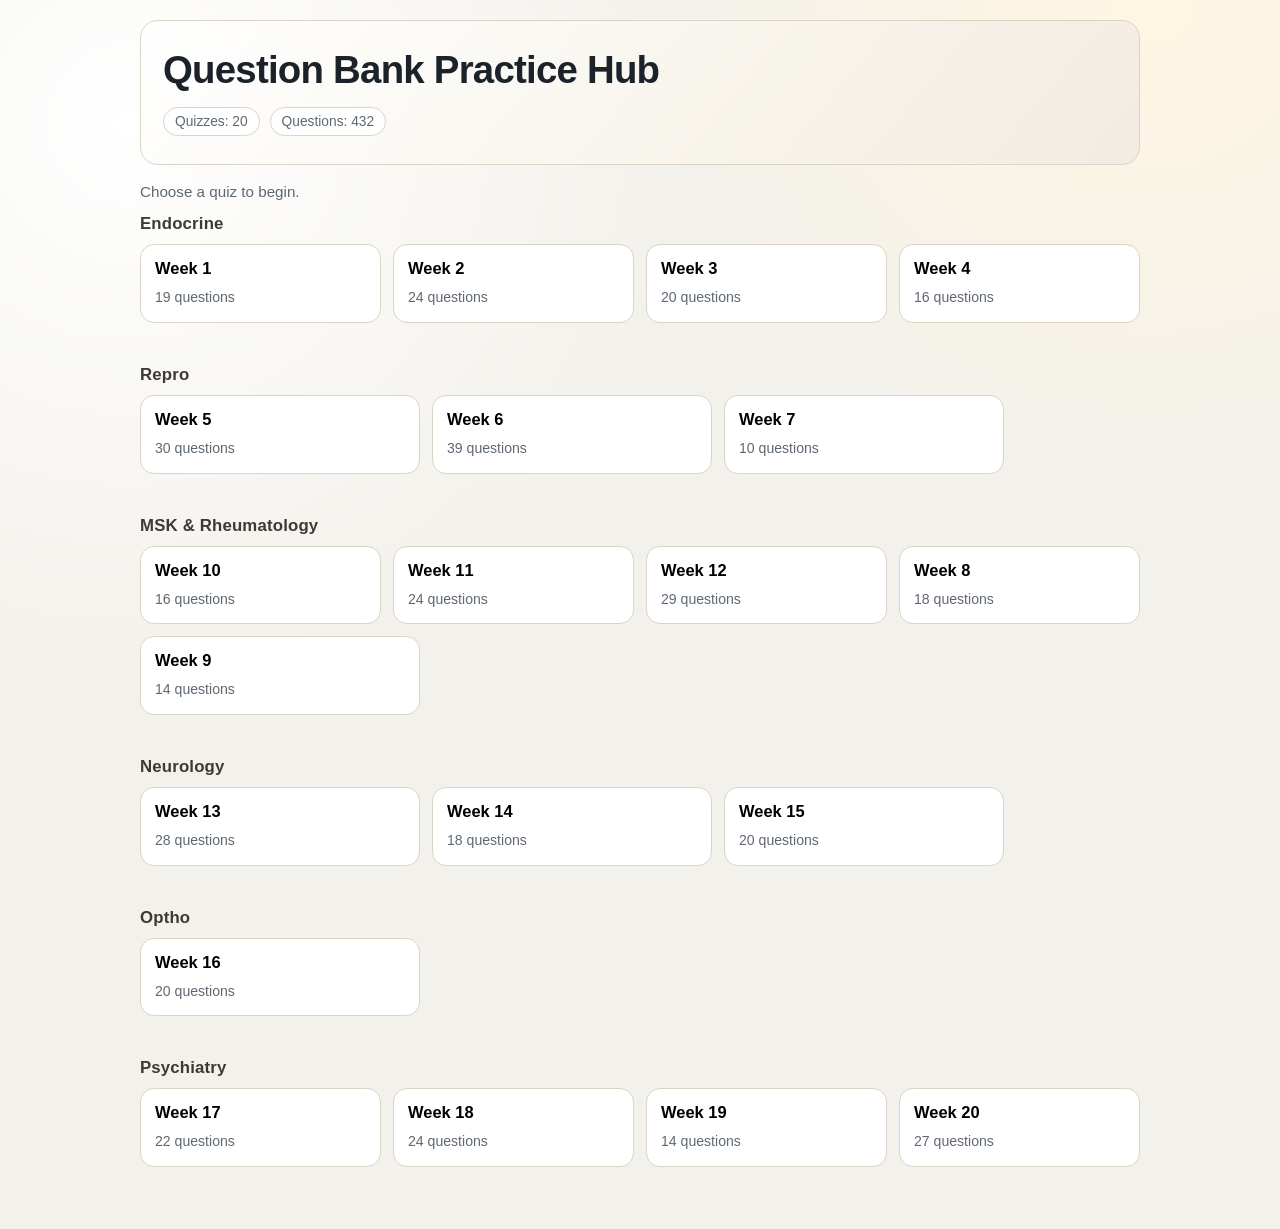
<file: index.html>
<!DOCTYPE html>
<html lang="en">
<head>
  <meta charset="UTF-8" />
  <meta name="viewport" content="width=device-width, initial-scale=1.0" />
  <title>Question Bank Hub</title>
  <link rel="stylesheet" href="styles.css" />
</head>
<body>
  <div class="wrap">
    <section id="hubView">
      <div class="hero">
        <h1>Question Bank Practice Hub</h1>
        <div class="meta">
          <span class="pill" id="totalQuizzesPill">Quizzes: --</span>
          <span class="pill" id="totalQuestionsPill">Questions: --</span>
        </div>
      </div>
      <p class="status" id="hubStatus">Loading quiz files...</p>
      <div class="grid" id="quizGrid"></div>
    </section>

    <section id="quizView">
      <div style="margin-bottom:12px;">
        <button class="btn" id="backBtn">Back to Hub</button>
      </div>

      <div class="q-head">
        <div>
          <h2 id="quizTitle" style="margin:0 0 4px;font-size:1.4rem;"></h2>
          <div id="quizSubtitle" style="color:var(--muted);font-size:0.93rem;"></div>
        </div>
        <div style="display:flex;gap:8px;">
          <button class="btn" id="shuffleBtn">Shuffle</button>
          <button class="btn primary" id="restartBtn">Restart</button>
        </div>
      </div>

      <div class="filters" id="filters"></div>

      <div class="bar"><div id="progressBar"></div></div>

      <div class="stats">
        <div class="sbox">Question: <strong id="qIndex">1</strong> / <span id="qTotal">0</span></div>
        <div class="sbox">Correct: <strong class="ok" id="correctCount">0</strong></div>
        <div class="sbox">Wrong: <strong class="bad" id="wrongCount">0</strong></div>
      </div>

      <div id="quizMount"></div>
    </section>
  </div>

  <script src="app.js"></script>
</body>
</html>
</file>
<file: styles.css>
:root {
      --ink: #1b2229;
      --muted: #5f6873;
      --bg: #f3f1eb;
      --card: #ffffff;
      --line: #dbd4c6;
      --accent: #2a5b73;
      --accent-2: #7a4e2a;
      --good: #2f7d56;
      --bad: #b63d3d;
      --chip: #ece7dd;
    }

    * { box-sizing: border-box; }

    body {
      margin: 0;
      font-family: "Segoe UI", Tahoma, Geneva, Verdana, sans-serif;
      color: var(--ink);
      background:
        radial-gradient(circle at 10% 10%, #ffffff 0, #ffffff00 35%),
        radial-gradient(circle at 90% 0%, #fff6e2 0, #fff6e200 28%),
        var(--bg);
      min-height: 100vh;
      padding: 20px 14px 40px;
    }

    .wrap {
      max-width: 1000px;
      margin: 0 auto;
    }

    .hero {
      border: 1px solid var(--line);
      border-radius: 18px;
      background: linear-gradient(130deg, #fff 0%, #f7f3ea 65%, #f2ebe1 100%);
      padding: 28px 22px;
      margin-bottom: 18px;
    }

    .hero h1 {
      margin: 0;
      font-size: clamp(1.7rem, 3.4vw, 2.4rem);
      line-height: 1.1;
      letter-spacing: -0.02em;
    }

    .meta {
      margin-top: 16px;
      display: flex;
      gap: 10px;
      flex-wrap: wrap;
    }

    .pill {
      padding: 6px 11px;
      border-radius: 999px;
      border: 1px solid var(--line);
      background: #fff;
      font-size: 0.86rem;
      color: var(--muted);
    }

    .status {
      margin: 0 0 14px;
      color: var(--muted);
      font-size: 0.95rem;
    }

    .subject-section {
      margin-bottom: 22px;
    }

    #quizGrid {
      display: flex;
      flex-direction: column;
      gap: 20px;
    }

    .subject-title {
      margin: 0 0 10px;
      font-size: 1.05rem;
      color: #3c3a35;
      letter-spacing: 0.01em;
    }

    .grid {
      display: grid;
      grid-template-columns: repeat(auto-fill, minmax(230px, 1fr));
      gap: 12px;
    }

    .subject-quiz-row {
      display: flex;
      flex-wrap: wrap;
      gap: 12px;
    }

    .subject-quiz-row .card {
      min-width: 230px;
      flex: 1 1 230px;
      max-width: 280px;
    }

    .card {
      border: 1px solid var(--line);
      border-radius: 14px;
      background: var(--card);
      padding: 14px;
      display: flex;
      flex-direction: column;
      gap: 10px;
      cursor: pointer;
      transition: transform 120ms ease, box-shadow 120ms ease, border-color 120ms ease;
    }

    .card:hover {
      transform: translateY(-2px);
      box-shadow: 0 8px 18px #00000014;
      border-color: #c8bfab;
    }

    .card h3 {
      margin: 0;
      font-size: 1.03rem;
    }

    .card .sub {
      color: var(--muted);
      font-size: 0.88rem;
      line-height: 1.4;
    }

    .chip-row {
      display: flex;
      gap: 6px;
      flex-wrap: wrap;
    }

    .chip {
      font-size: 0.72rem;
      padding: 3px 8px;
      border-radius: 999px;
      background: var(--chip);
      border: 1px solid #ded6c8;
      color: #5f5649;
    }

    #quizView { display: none; }

    .q-head {
      display: flex;
      align-items: flex-start;
      justify-content: space-between;
      gap: 10px;
      flex-wrap: wrap;
      margin-bottom: 12px;
    }

    .btn {
      border: 1px solid #bfb8aa;
      background: #fff;
      color: var(--ink);
      border-radius: 10px;
      padding: 8px 12px;
      font-size: 0.88rem;
      cursor: pointer;
    }

    .btn:hover { background: #f7f3ea; }

    .btn.primary {
      background: var(--accent);
      color: #fff;
      border-color: var(--accent);
    }

    .btn.primary:hover { background: #21485b; }

    .filters {
      display: flex;
      flex-wrap: wrap;
      gap: 8px;
      margin-bottom: 10px;
    }

    .fbtn {
      border: 1px solid #c8bfaf;
      background: #fff;
      border-radius: 999px;
      padding: 6px 12px;
      font-size: 0.8rem;
      cursor: pointer;
      color: #534d43;
    }

    .fbtn.on {
      background: var(--accent);
      color: #fff;
      border-color: var(--accent);
    }

    .stats {
      display: flex;
      flex-wrap: wrap;
      gap: 8px;
      margin-bottom: 10px;
    }

    .sbox {
      border: 1px solid var(--line);
      border-radius: 10px;
      padding: 6px 10px;
      font-size: 0.86rem;
      color: var(--muted);
      background: #fff;
    }

    .bar {
      height: 8px;
      background: #ddd5c7;
      border-radius: 999px;
      overflow: hidden;
      margin-bottom: 12px;
    }

    .bar > div {
      width: 0;
      height: 100%;
      background: var(--accent);
      transition: width 180ms ease;
    }

    .q-card {
      border: 1px solid var(--line);
      border-radius: 14px;
      padding: 16px;
      background: #fff;
    }

    .q-top {
      display: flex;
      align-items: center;
      justify-content: space-between;
      gap: 10px;
      margin-bottom: 8px;
      flex-wrap: wrap;
    }

    .q-type {
      display: inline-block;
      border-radius: 999px;
      padding: 4px 8px;
      font-size: 0.72rem;
      border: 1px solid #d8d0c2;
      background: #f7f3ea;
      color: #645b4a;
      text-transform: uppercase;
      letter-spacing: 0.04em;
    }

    .report-btn {
      font-size: 0.8rem;
      padding: 6px 10px;
      border-color: #cfbdb0;
      color: #664335;
      background: #fff9f6;
    }

    .report-btn:hover {
      background: #fff1e9;
      border-color: #bfa08c;
    }

    .q-prompt {
      margin: 0 0 12px;
      font-size: 1rem;
      line-height: 1.5;
    }

    .q-media {
      margin: 4px 0 12px;
      border: 1px solid #d8d0c2;
      border-radius: 10px;
      max-width: 100%;
      display: block;
      max-height: 360px;
      object-fit: contain;
      background: #fcfbf8;
    }

    .opt-list {
      display: flex;
      flex-direction: column;
      gap: 8px;
      margin-bottom: 12px;
    }

    .opt {
      border: 1px solid #d7d0c3;
      border-radius: 10px;
      padding: 10px 11px;
      background: #fff;
      display: flex;
      align-items: flex-start;
      gap: 8px;
      cursor: pointer;
      transition: border-color 120ms ease, background-color 120ms ease, box-shadow 120ms ease;
    }

    .opt:not(:disabled):not(.locked):hover {
      border-color: #8ca9b8;
      background: #f4fbff;
      box-shadow: 0 2px 8px #00000012;
    }

    .opt.good {
      border-color: #7ebc9a;
      background: #ebf8f1;
    }

    .opt.bad {
      border-color: #e19b9b;
      background: #fff0f0;
    }

    .opt:disabled,
    .opt.locked {
      cursor: default;
      box-shadow: none;
    }

    .opt:disabled:hover,
    .opt.locked:hover {
      box-shadow: none;
    }

    .lbl {
      min-width: 22px;
      color: #7d7668;
      font-weight: 600;
    }

    .match-row,
    .order-row {
      display: grid;
      grid-template-columns: 1.4fr 1fr;
      gap: 8px;
      margin-bottom: 8px;
      align-items: center;
    }

    .match-row select,
    textarea {
      width: 100%;
      padding: 8px;
      border-radius: 8px;
      border: 1px solid #cfc6b8;
      font-family: inherit;
      font-size: 0.9rem;
      background: #fff;
    }

    textarea {
      min-height: 110px;
      resize: vertical;
      margin-bottom: 8px;
    }

    .order-list {
      display: flex;
      flex-direction: column;
      gap: 8px;
      margin-bottom: 10px;
    }

    .order-row {
      grid-template-columns: 1fr auto;
      border: 1px solid #d7d0c3;
      border-radius: 10px;
      padding: 8px;
      background: #fff;
    }

    .order-row.good {
      border-color: #7ebc9a;
      background: #ebf8f1;
    }

    .order-row.bad {
      border-color: #e19b9b;
      background: #fff0f0;
    }

    .order-actions {
      display: flex;
      gap: 6px;
      align-items: center;
    }

    .mini {
      border: 1px solid #c4bcae;
      border-radius: 8px;
      background: #fdfcf9;
      padding: 5px 8px;
      cursor: pointer;
    }

    .exp {
      margin-top: 12px;
      border-left: 3px solid var(--accent-2);
      background: #fff8ec;
      padding: 10px 11px;
      border-radius: 6px;
      color: #493f2f;
      font-size: 0.92rem;
      line-height: 1.55;
    }

    .exp h4 {
      margin: 0 0 6px;
      font-size: 0.76rem;
      text-transform: uppercase;
      letter-spacing: 0.05em;
      color: #745c40;
    }

    .nav {
      margin-top: 12px;
      display: flex;
      justify-content: flex-end;
    }

    .result {
      text-align: center;
      border: 1px solid var(--line);
      background: #fff;
      border-radius: 14px;
      padding: 22px;
    }

    .ok { color: var(--good); font-weight: 700; }
    .bad { color: var(--bad); font-weight: 700; }

    .hidden { display: none; }

    @media (max-width: 700px) {
      .match-row { grid-template-columns: 1fr; }
    }
</file>
